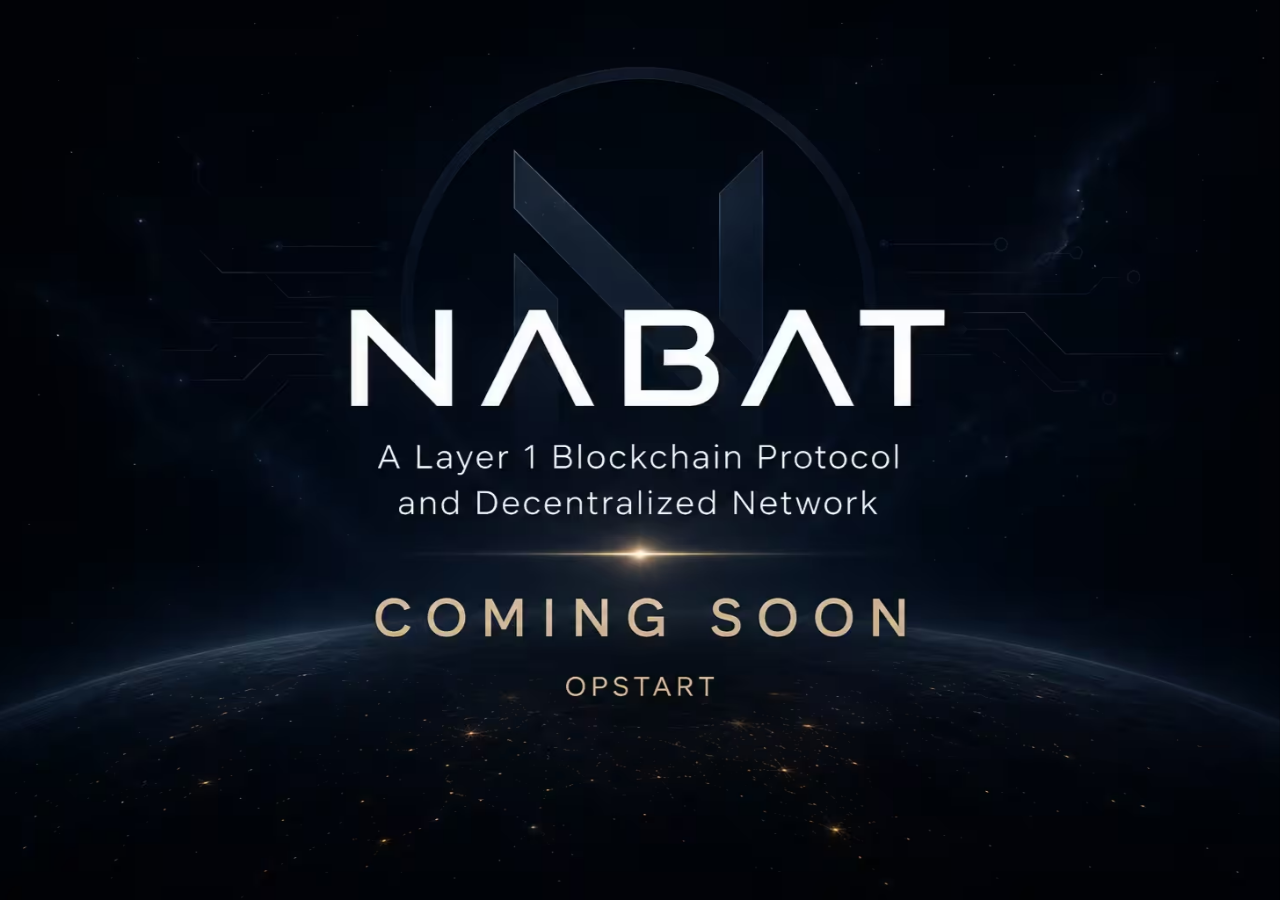
<file: index.html>
<!DOCTYPE html>
<html lang="en">

<head>
  <meta charset="UTF-8">
  <meta name="viewport" content="width=device-width, initial-scale=1.0">  
  <meta name="description" content="NABAT is a Layer 1 blockchain in development focused on scalable Proof-of-Stake infrastructure and modular architecture">
    
  <meta property="og:title" content="NABAT - Layer 1 Blockchain">
  <meta property="og:description" content="A scalable Proof-of-Stake Layer 1 blockchain in development">
  <meta property="og:image" content="https://nabat.network/images/og-image.webp">
  <meta property="og:type" content="website">
  <meta property="og:url" content="https://nabat.network">
  <meta property="og:site_name" content="NABAT">

  <meta name="theme-color" content="#000000">
    
  <meta name="apple-mobile-web-app-title" content="Nabat" />
  <link rel="icon" type="image/png" href="/favicon/favicon-96x96.png" sizes="96x96" />
  <link rel="icon" type="image/svg+xml" href="/favicon/favicon.svg" />
  <link rel="shortcut icon" href="/favicon/favicon.ico" />
  <link rel="apple-touch-icon" sizes="180x180" href="/favicon/apple-touch-icon.png" />
  <link rel="manifest" href="/favicon/site.webmanifest" />

  <link rel="stylesheet" href="css/style.css">  

  <title>NABAT - Layer 1 Blockchain in Development</title>

</head>


<body>
  <picture>
    <source srcset="images/background.avif" type="image/avif">
    <source srcset="images/background.webp" type="image/webp">
    <img class="bg" src="images/background.png" alt="NABAT Layer 1 blockchain background">
  </picture>

  <!--
  <div class="content">
    <h1>NABAT</h1>
    <p>Layer 1 Blockchain in development</p>
    <div class="tag">PoS • WASM • Modular architecture</div>
  </div>
    -->

    <script>
      if ("serviceWorker" in navigator) {
        window.addEventListener("load", () => {
          navigator.serviceWorker.register("/service-worker.js");
        });
      }
    </script>

</body>

</html>
</file>
<file: css/style.css>
html, body {
      height: 100%;
    }
    
    body {
      margin: 0;
      min-height: 100vh;
      overflow: hidden;
      font-family: Arial, sans-serif;
      color: white;
      background: black;
    }
    
    .bg {
      position: fixed;
      top: 0;
      left: 0;
      width: 100%;
      height: 100%;
      object-fit: cover;
    }
    
    /*.content {
      position: absolute;
      top: 50%;
      left: 50%;
      transform: translate(-50%, -50%);
      text-align: center;
      z-index: 2;
    }*/
    
    h1 {
      font-size: 48px;
      margin: 0;
      letter-spacing: 2px;
    }
    
    p {
      font-size: 20px;
      opacity: 0.8;
    }
    
    /*.tag {
      margin-top: 20px;
      font-size: 14px;
      opacity: 0.6;
      letter-spacing: 1px;
    }*/
</file>
